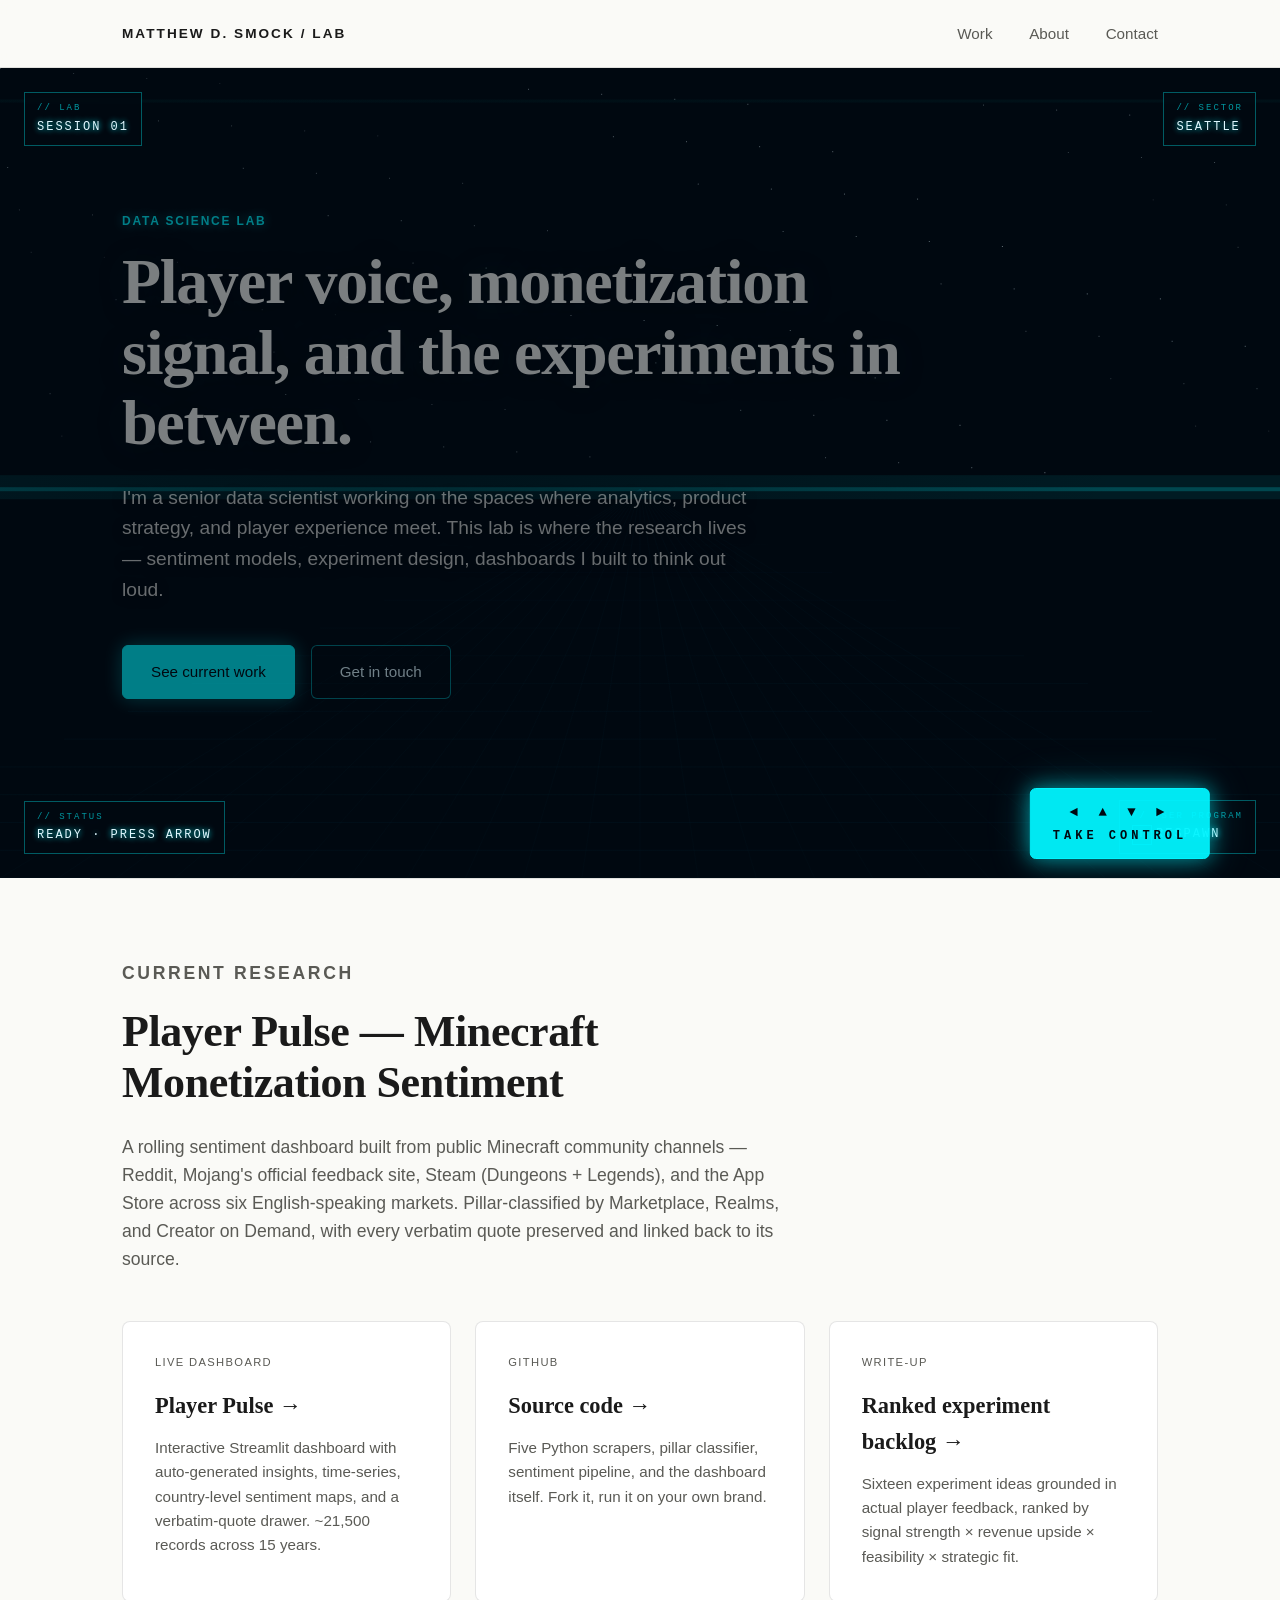
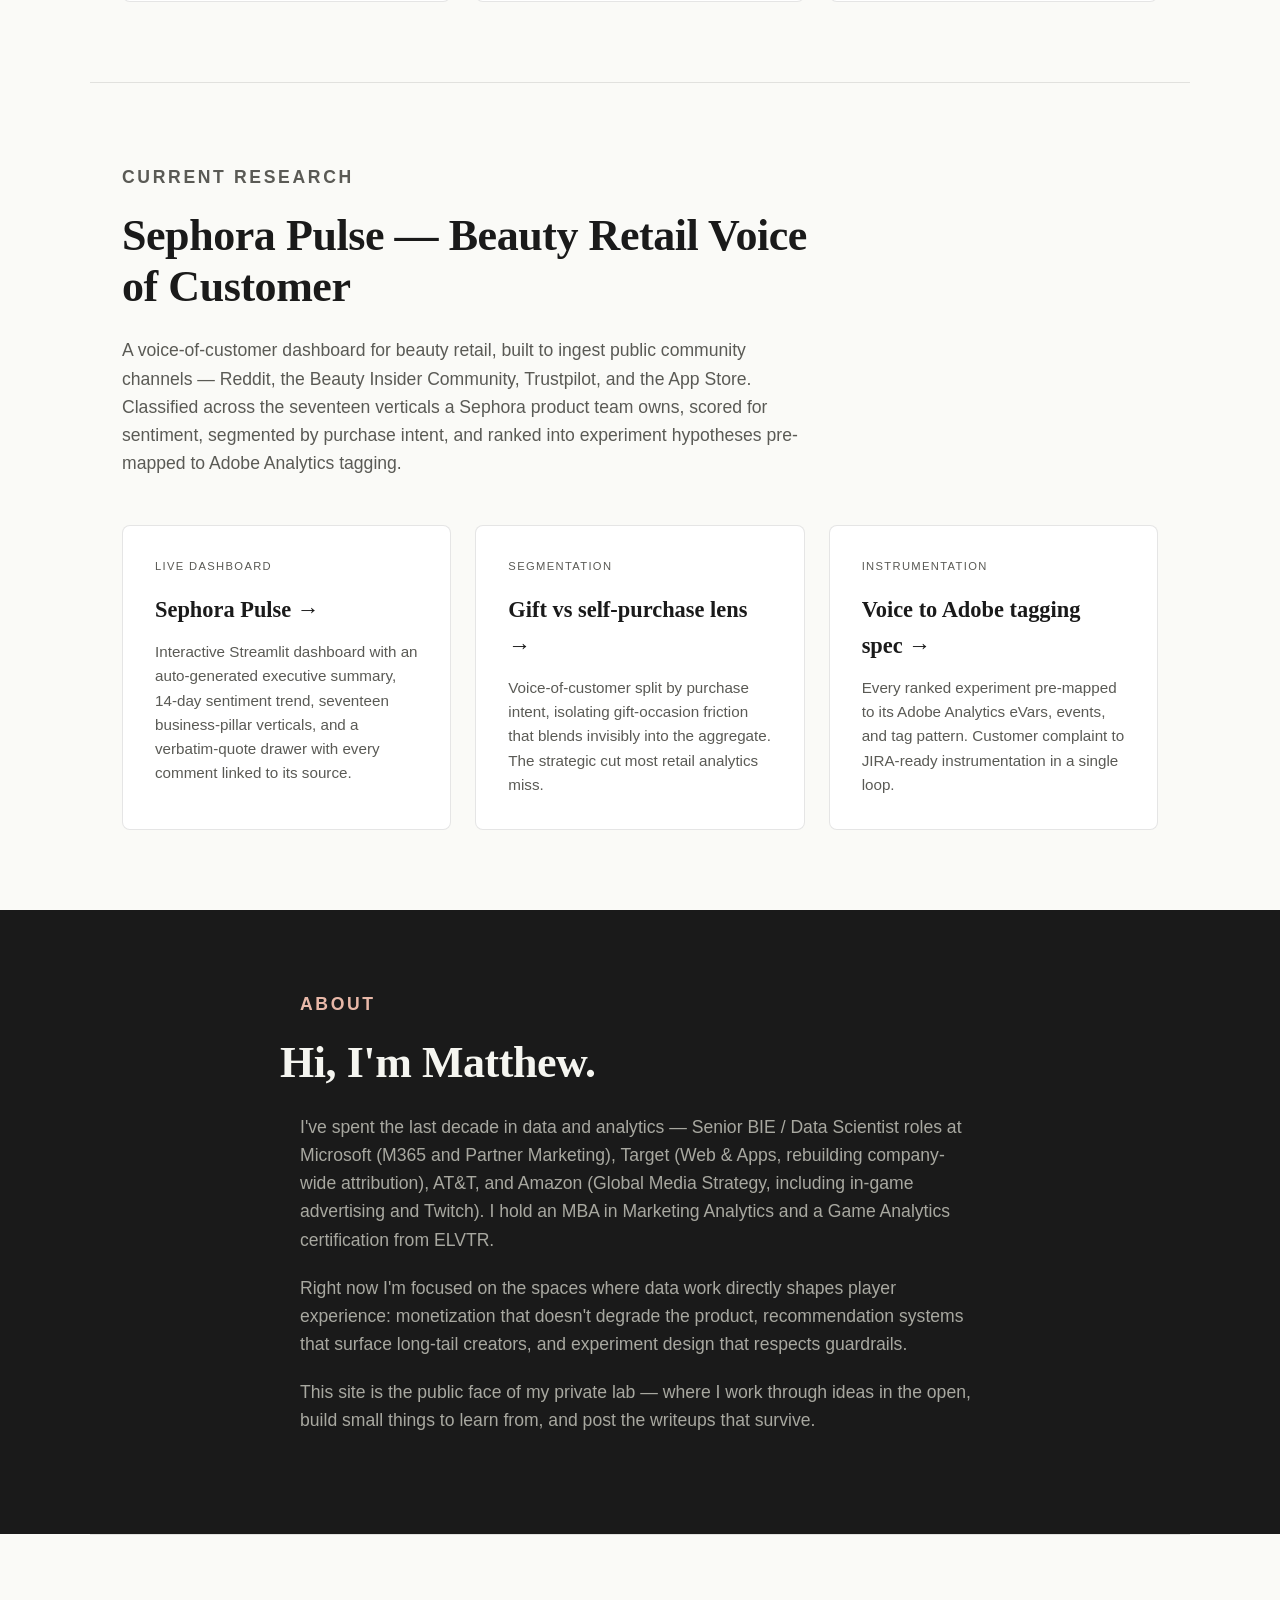
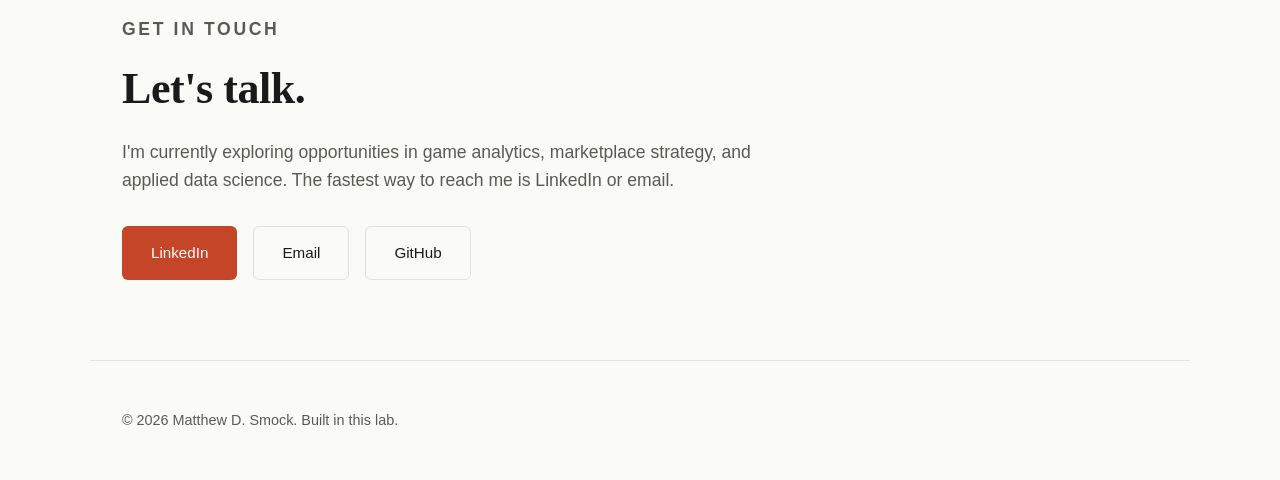
<file: landing-page/index.html>
<!DOCTYPE html>
<html lang="en">
<head>
    <meta charset="UTF-8">
    <meta name="viewport" content="width=device-width, initial-scale=1.0">
    <title>Matthew D. Smock — Data Science Lab</title>
    <meta name="description" content="Senior data scientist working on game monetization, player experience, and applied analytics. Public lab for sentiment models, experiment design, and the writeups that survive.">
    <meta property="og:title" content="Matthew D. Smock — Data Science Lab">
    <meta property="og:description" content="Senior data scientist working on game monetization, player experience, and applied analytics.">
    <meta property="og:type" content="website">
    <link rel="stylesheet" href="style.css">
    <style>
        /* Inline control hint that appears below the User bike spawn position.
           Styled to match the "See current work" primary CTA — glowing cyan,
           same shadow and hover behavior, so it reads as a sibling element. */
        .control-hint-inline {
            position: absolute;
            z-index: 4;
            transform: translateX(-50%);
            padding: 12px 22px;
            background: rgba(0, 245, 255, 0.95);
            color: #000810;
            font-family: 'Courier New', monospace;
            font-size: 12px;
            letter-spacing: 4px;
            text-transform: uppercase;
            border-radius: 6px;
            border: 1px solid #00f5ff;
            box-shadow: 0 0 20px rgba(0, 245, 255, 0.5), 0 0 40px rgba(0, 245, 255, 0.25);
            pointer-events: none;
            opacity: 0;
            transition: opacity 0.4s ease;
            white-space: nowrap;
            text-align: center;
            font-weight: 600;
        }
        .control-hint-inline.visible {
            opacity: 1;
            animation: control-hint-pulse 2.2s ease-in-out infinite;
        }
        .control-hint-inline .arrow-row {
            font-size: 14px;
            letter-spacing: 6px;
            display: block;
            margin-bottom: 3px;
        }
        @keyframes control-hint-pulse {
            0%, 100% { box-shadow: 0 0 20px rgba(0, 245, 255, 0.5), 0 0 40px rgba(0, 245, 255, 0.25); }
            50%      { box-shadow: 0 0 28px rgba(0, 245, 255, 0.7), 0 0 56px rgba(0, 245, 255, 0.4); }
        }

        /* HUD "TAKE CONTROL" button (bottom-right, when control mode is off) */
        .hud-block.hud-control-hint {
            position: absolute;
            bottom: 24px;
            right: 24px;
            cursor: pointer;
            pointer-events: auto;
            user-select: none;
            transition: background 0.2s, border-color 0.2s;
        }
        .hud-block.hud-control-hint:hover {
            background: rgba(0, 245, 255, 0.15) !important;
            border-color: #00f5ff !important;
        }
        .hud-block.hud-control-hint .keycap {
            display: inline-block;
            border: 1px solid rgba(0, 245, 255, 0.5);
            padding: 1px 5px;
            margin-right: 4px;
            font-size: 10px;
        }
        body.control-mode .hero-content {
            opacity: 0.5;
            transition: opacity 0.4s ease;
        }
        .control-overlay {
            position: absolute;
            top: 50%;
            left: 50%;
            transform: translate(-50%, -50%);
            text-align: center;
            color: #00f5ff;
            font-family: 'Courier New', monospace;
            font-size: 12px;
            letter-spacing: 4px;
            text-transform: uppercase;
            text-shadow: 0 0 10px #00f5ff;
            opacity: 0;
            pointer-events: none;
            transition: opacity 0.4s ease;
            z-index: 4;
        }
        .control-overlay.visible { opacity: 1; }
        .control-overlay .small {
            font-size: 9px;
            letter-spacing: 2px;
            opacity: 0.7;
            margin-top: 8px;
        }
    </style>
</head>
<body>
    <header>
        <nav>
            <div class="brand">MATTHEW D. SMOCK / LAB</div>
            <div class="nav-links">
                <a href="#work">Work</a>
                <a href="#about">About</a>
                <a href="#contact">Contact</a>
            </div>
        </nav>
    </header>

    <main>
        <section class="hero hero-tron">
            <canvas id="tron-canvas" aria-hidden="true"></canvas>
            <div class="hero-tron-hud" aria-hidden="true">
                <div class="hud-block hud-top-left">
                    <div class="hud-label">// LAB</div>
                    <div class="hud-value">SESSION 01</div>
                </div>
                <div class="hud-block hud-top-right">
                    <div class="hud-label">// SECTOR</div>
                    <div class="hud-value">SEATTLE</div>
                </div>
                <div class="hud-block hud-bottom-left">
                    <div class="hud-label">// STATUS</div>
                    <div class="hud-value" id="hud-status">LAB OPEN</div>
                </div>
                <div class="hud-block hud-control-hint" id="control-toggle" aria-label="Reset user program">
                    <div class="hud-label">// USER PROGRAM</div>
                    <div class="hud-value"><span class="keycap">T</span>RESPAWN</div>
                </div>
            </div>
            <div class="control-overlay" id="control-overlay">
                USER ON GRID
                <div class="small">◄ ▲ ► steer · ESC exit</div>
            </div>
            <div class="control-hint-inline" id="control-hint-inline">
                <span class="arrow-row">◄ ▲ ▼ ►</span>
                Take Control
            </div>
            <div class="hero-content">
                <p class="eyebrow">Data Science Lab</p>
                <h1>Player voice, monetization signal, and the experiments in between.</h1>
                <p class="lede">
                    I'm a senior data scientist working on the spaces where analytics, product strategy,
                    and player experience meet. This lab is where the research lives — sentiment models,
                    experiment design, dashboards I built to think out loud.
                </p>
                <div class="hero-cta">
                    <a class="btn btn-primary" href="#work">See current work</a>
                    <a class="btn btn-secondary" href="#contact">Get in touch</a>
                </div>
            </div>
        </section>

        <section id="work" class="section">
            <p class="eyebrow">Current research</p>
            <h2>Player Pulse — Minecraft Monetization Sentiment</h2>
            <p>
                A rolling sentiment dashboard built from public Minecraft community channels —
                Reddit, Mojang's official feedback site, Steam (Dungeons + Legends), and the
                App Store across six English-speaking markets. Pillar-classified by Marketplace,
                Realms, and Creator on Demand, with every verbatim quote preserved and linked
                back to its source.
            </p>
            <div class="card-grid">
                <a class="card" href="intro-formation.html">
                    <div class="card-tag">Live dashboard</div>
                    <h3>Player Pulse →</h3>
                    <p>
                        Interactive Streamlit dashboard with auto-generated insights, time-series,
                        country-level sentiment maps, and a verbatim-quote drawer. ~21,500 records
                        across 15 years.
                    </p>
                </a>
                <a class="card" href="https://github.com/MatthewDSmock/minecraft-player-pulse" target="_blank">
                    <div class="card-tag">GitHub</div>
                    <h3>Source code →</h3>
                    <p>
                        Five Python scrapers, pillar classifier, sentiment pipeline, and the dashboard
                        itself. Fork it, run it on your own brand.
                    </p>
                </a>
                <a class="card" href="https://github.com/MatthewDSmock/minecraft-player-pulse" target="_blank">
                    <div class="card-tag">Write-up</div>
                    <h3>Ranked experiment backlog →</h3>
                    <p>
                        Sixteen experiment ideas grounded in actual player feedback, ranked by
                        signal strength × revenue upside × feasibility × strategic fit.
                    </p>
                </a>
            </div>
        </section>

        <section class="section">
            <p class="eyebrow">Current research</p>
            <h2>Sephora Pulse — Beauty Retail Voice of Customer</h2>
            <p>
                A voice-of-customer dashboard for beauty retail, built to ingest public
                community channels — Reddit, the Beauty Insider Community, Trustpilot, and
                the App Store. Classified across the seventeen verticals a Sephora product
                team owns, scored for sentiment, segmented by purchase intent, and ranked
                into experiment hypotheses pre-mapped to Adobe Analytics tagging.
            </p>
            <div class="card-grid">
                <a class="card" href="https://sephora-pulse.streamlit.app" target="_blank">
                    <div class="card-tag">Live dashboard</div>
                    <h3>Sephora Pulse →</h3>
                    <p>
                        Interactive Streamlit dashboard with an auto-generated executive
                        summary, 14-day sentiment trend, seventeen business-pillar verticals,
                        and a verbatim-quote drawer with every comment linked to its source.
                    </p>
                </a>
                <a class="card" href="https://sephora-pulse.streamlit.app" target="_blank">
                    <div class="card-tag">Segmentation</div>
                    <h3>Gift vs self-purchase lens →</h3>
                    <p>
                        Voice-of-customer split by purchase intent, isolating gift-occasion
                        friction that blends invisibly into the aggregate. The strategic cut
                        most retail analytics miss.
                    </p>
                </a>
                <a class="card" href="https://sephora-pulse.streamlit.app" target="_blank">
                    <div class="card-tag">Instrumentation</div>
                    <h3>Voice to Adobe tagging spec →</h3>
                    <p>
                        Every ranked experiment pre-mapped to its Adobe Analytics eVars,
                        events, and tag pattern. Customer complaint to JIRA-ready
                        instrumentation in a single loop.
                    </p>
                </a>
            </div>
        </section>

        <section id="about" class="section section-dark">
            <p class="eyebrow">About</p>
            <h2>Hi, I'm Matthew.</h2>
            <p>
                I've spent the last decade in data and analytics — Senior BIE / Data Scientist
                roles at Microsoft (M365 and Partner Marketing), Target (Web &amp; Apps,
                rebuilding company-wide attribution), AT&amp;T, and Amazon (Global Media
                Strategy, including in-game advertising and Twitch). I hold an MBA in Marketing
                Analytics and a Game Analytics certification from ELVTR.
            </p>
            <p>
                Right now I'm focused on the spaces where data work directly shapes player
                experience: monetization that doesn't degrade the product, recommendation systems
                that surface long-tail creators, and experiment design that respects guardrails.
            </p>
            <p>
                This site is the public face of my private lab — where I work through ideas in
                the open, build small things to learn from, and post the writeups that survive.
            </p>
        </section>

        <section id="contact" class="section">
            <p class="eyebrow">Get in touch</p>
            <h2>Let's talk.</h2>
            <p>
                I'm currently exploring opportunities in game analytics, marketplace strategy,
                and applied data science. The fastest way to reach me is LinkedIn or email.
            </p>
            <div class="contact-links">
                <a class="btn btn-primary" href="https://www.linkedin.com/in/matthewdsmock/" target="_blank">LinkedIn</a>
                <a class="btn btn-secondary" href="mailto:matthewdsmock@gmail.com">Email</a>
                <a class="btn btn-secondary" href="https://github.com/MatthewDSmock" target="_blank">GitHub</a>
            </div>
        </section>
    </main>

    <footer>
        <p>&copy; 2026 Matthew D. Smock. Built in this lab.</p>
    </footer>

    <script>
    // ─── Tron Light Cycle Background ────────────────────────────────────────
    // Modern Tron: Legacy aesthetic. Canon color hierarchy:
    //   Cyan/Blue   — Users / loyal programs (player-controlled)
    //   Orange/Red  — Corrupted / antagonist programs
    //   Yellow      — Administrative programs (Clu-aligned mid-tier)
    //   Gold        — Top-tier authority (rare, dangerous)
    //   White       — ISOs / digitized purity (rare)
    //
    // Walls persist until the cycle dies — true Tron mechanic.
    // Press T to take control of a cyan User cycle. ESC exits.
    (function() {
        const canvas = document.getElementById('tron-canvas');
        if (!canvas) return;
        const ctx = canvas.getContext('2d');

        let W = 0, H = 0;
        function resize() {
            const rect = canvas.parentElement.getBoundingClientRect();
            W = rect.width;
            H = rect.height;
            canvas.width = W;
            canvas.height = H;
        }
        resize();
        window.addEventListener('resize', resize);

        const COLOR = {
            USER:     '#00f5ff',
            RED:      '#ff1a1a',  // pure red — distinct from orange
            ORANGE:   '#ff7a00',  // pure orange — Clu-aligned antagonist
            ADMIN:    '#ffd60a',  // yellow — administrative
            GOLD:     '#ffb800',  // gold — top authority (rare)
            ISO:      '#ffffff',  // white — ISO (rare)
        };
        const SPAWN_POOL = [
            COLOR.RED,    COLOR.RED,    COLOR.RED,
            COLOR.ORANGE, COLOR.ORANGE,
            COLOR.ADMIN,  COLOR.ADMIN,
            COLOR.GOLD,
            COLOR.ISO,
        ];
        const BG = '#000810';
        const GRID = 'rgba(0, 51, 68, 0.6)';
        const WHITE_GLOW = '#ffffff';

        function playfield() {
            return {
                top: 20,           // just below the nav bar margin — full hero playable
                bottom: H - 20,
                left: 40,
                right: W - 40,
            };
        }

        let t = 0;

        function drawGrid() {
            ctx.strokeStyle = GRID;
            ctx.lineWidth = 0.6;
            const horizon = H * 0.52;
            const rows = 14, cols = 22;
            const vp = { x: W / 2, y: H * 0.62 };
            for (let i = 0; i <= rows; i++) {
                const y = horizon + (H - horizon) * (i / rows);
                const fade = i / rows;
                ctx.globalAlpha = fade * 0.7 + 0.05;
                ctx.beginPath();
                const xl = vp.x - vp.x * fade * 1.4;
                const xr = vp.x + (W - vp.x) * fade * 1.4;
                ctx.moveTo(xl, y); ctx.lineTo(xr, y);
                ctx.stroke();
            }
            for (let j = -cols / 2; j <= cols / 2; j++) {
                ctx.globalAlpha = 0.35;
                ctx.beginPath();
                const xBot = W / 2 + j * (W / cols);
                ctx.moveTo(vp.x, horizon);
                ctx.lineTo(xBot, H);
                ctx.stroke();
            }
            ctx.globalAlpha = 1;
        }

        function drawHorizonGlow() {
            const hy = H * 0.52;
            ctx.globalAlpha = 0.20;
            ctx.fillStyle = COLOR.USER;
            ctx.fillRect(0, hy - 2, W, 4);
            ctx.globalAlpha = 0.08;
            ctx.fillRect(0, hy - 14, W, 24);
            ctx.globalAlpha = 1;
        }

        function drawStars() {
            for (let i = 0; i < 100; i++) {
                const sx = (i * 137.508 * 3) % W;
                const sy = (i * 97.3 * 2) % (H * 0.5);
                const br = 0.3 + 0.7 * Math.abs(Math.sin(t * 0.02 + i));
                ctx.globalAlpha = br * 0.5;
                ctx.fillStyle = '#e0f8ff';
                ctx.fillRect(sx, sy, 1, 1);
            }
            ctx.globalAlpha = 1;
        }

        function drawScanline() {
            const sy = (t * 1.5) % H;
            ctx.globalAlpha = 0.04;
            ctx.fillStyle = COLOR.USER;
            ctx.fillRect(0, sy, W, 3);
            ctx.globalAlpha = 1;
        }

        // Legacy-style light cycle
        function drawCycle(x, y, dir, color, scale = 1) {
            ctx.save();
            ctx.translate(x, y);
            ctx.rotate(dir);
            const s = scale;
            ctx.shadowColor = color;
            ctx.shadowBlur = 14;

            // Two large hubless wheels — drawn as outline rings with dark fill
            ctx.fillStyle = '#000810';
            ctx.strokeStyle = color;
            ctx.lineWidth = 2 * s;
            ctx.beginPath();
            ctx.arc(11 * s, 0, 6 * s, 0, Math.PI * 2);
            ctx.fill();
            ctx.stroke();
            ctx.lineWidth = 1 * s;
            ctx.globalAlpha = 0.6;
            ctx.beginPath();
            ctx.arc(11 * s, 0, 3 * s, 0, Math.PI * 2);
            ctx.stroke();
            ctx.globalAlpha = 1;
            ctx.lineWidth = 2 * s;
            ctx.beginPath();
            ctx.arc(-11 * s, 0, 6 * s, 0, Math.PI * 2);
            ctx.fill();
            ctx.stroke();
            ctx.lineWidth = 1 * s;
            ctx.globalAlpha = 0.6;
            ctx.beginPath();
            ctx.arc(-11 * s, 0, 3 * s, 0, Math.PI * 2);
            ctx.stroke();
            ctx.globalAlpha = 1;

            // Body — long low capsule, tapered nose, rider implied by hump
            ctx.fillStyle = color;
            ctx.globalAlpha = 0.9;
            ctx.beginPath();
            ctx.moveTo(15 * s, -1 * s);
            ctx.lineTo(13 * s, -3 * s);
            ctx.lineTo(5 * s, -4.5 * s);
            ctx.lineTo(-2 * s, -5 * s);
            ctx.lineTo(-9 * s, -3.5 * s);
            ctx.lineTo(-15 * s, -1 * s);
            ctx.lineTo(-15 * s, 1 * s);
            ctx.lineTo(15 * s, 1 * s);
            ctx.closePath();
            ctx.fill();
            ctx.globalAlpha = 1;

            // Lightribbon stripe
            ctx.fillStyle = WHITE_GLOW;
            ctx.shadowBlur = 8;
            ctx.globalAlpha = 0.85;
            ctx.fillRect(-13 * s, -3.2 * s, 22 * s, 0.8 * s);
            ctx.globalAlpha = 1;

            // Headlight
            ctx.fillStyle = WHITE_GLOW;
            ctx.shadowBlur = 22;
            ctx.beginPath();
            ctx.arc(16 * s, 0, 1.8 * s, 0, Math.PI * 2);
            ctx.fill();

            ctx.restore();
            ctx.shadowBlur = 0;
        }

        function distPointToSegment(px, py, ax, ay, bx, by) {
            const dx = bx - ax;
            const dy = by - ay;
            const lenSq = dx * dx + dy * dy;
            if (lenSq === 0) {
                const ex = px - ax;
                const ey = py - ay;
                return Math.sqrt(ex * ex + ey * ey);
            }
            let tParam = ((px - ax) * dx + (py - ay) * dy) / lenSq;
            tParam = Math.max(0, Math.min(1, tParam));
            const cx = ax + tParam * dx;
            const cy = ay + tParam * dy;
            const ex = px - cx;
            const ey = py - cy;
            return Math.sqrt(ex * ex + ey * ey);
        }

        // ─── EXPLOSION with dense filled core ─────────────────────────────
        class Explosion {
            constructor(x, y, color) {
                this.x = x;
                this.y = y;
                this.color = color;
                this.age = 0;
                this.maxAge = 32;
                this.coreSize = 22;
                this.arcs = [];
                const arcCount = 8;
                for (let i = 0; i < arcCount; i++) {
                    const baseAngle = (i / arcCount) * Math.PI * 2 + Math.random() * 0.5;
                    const points = [{ x: 0, y: 0 }];
                    let r = 0;
                    const segments = 5 + Math.floor(Math.random() * 3);
                    for (let j = 0; j < segments; j++) {
                        r += 10 + Math.random() * 7;
                        const wobble = (Math.random() - 0.5) * 0.7;
                        const a = baseAngle + wobble;
                        points.push({ x: Math.cos(a) * r, y: Math.sin(a) * r });
                    }
                    this.arcs.push(points);
                }
                this.sparks = [];
                for (let i = 0; i < 14; i++) {
                    const a = Math.random() * Math.PI * 2;
                    const v = 1.5 + Math.random() * 3;
                    this.sparks.push({
                        x: 0, y: 0,
                        vx: Math.cos(a) * v,
                        vy: Math.sin(a) * v - 0.5,
                        life: 1.0,
                    });
                }
            }
            alive() { return this.age < this.maxAge; }
            update() {
                this.age++;
                this.sparks.forEach(s => {
                    s.x += s.vx;
                    s.y += s.vy;
                    s.vy += 0.15;
                    s.vx *= 0.97;
                    s.life = Math.max(0, 1 - this.age / this.maxAge);
                });
            }
            draw() {
                const p = this.age / this.maxAge;
                ctx.save();
                ctx.translate(this.x, this.y);

                const coreLife = Math.max(0, 1 - p * 1.3);
                if (coreLife > 0) {
                    // Outer halo
                    const haloR = this.coreSize * 2.5;
                    const halo = ctx.createRadialGradient(0, 0, 0, 0, 0, haloR);
                    halo.addColorStop(0, `rgba(255, 255, 255, ${coreLife * 0.9})`);
                    halo.addColorStop(0.25, `rgba(0, 245, 255, ${coreLife * 0.7})`);
                    halo.addColorStop(0.6, `rgba(0, 245, 255, ${coreLife * 0.3})`);
                    halo.addColorStop(1, 'rgba(0, 245, 255, 0)');
                    ctx.fillStyle = halo;
                    ctx.beginPath();
                    ctx.arc(0, 0, haloR, 0, Math.PI * 2);
                    ctx.fill();

                    // Dense filled core — solid white-hot disc
                    const coreFlash = Math.max(0, 1 - p * 2.5);
                    if (coreFlash > 0) {
                        const r = this.coreSize * (0.7 + 0.3 * (1 - coreFlash));
                        ctx.globalAlpha = coreFlash;
                        const core = ctx.createRadialGradient(0, 0, 0, 0, 0, r);
                        core.addColorStop(0, '#ffffff');
                        core.addColorStop(0.5, '#b7f5ff');
                        core.addColorStop(0.85, '#00f5ff');
                        core.addColorStop(1, 'rgba(0, 245, 255, 0.4)');
                        ctx.fillStyle = core;
                        ctx.shadowColor = COLOR.USER;
                        ctx.shadowBlur = 30;
                        ctx.beginPath();
                        ctx.arc(0, 0, r, 0, Math.PI * 2);
                        ctx.fill();
                        ctx.globalAlpha = 1;
                        ctx.shadowBlur = 0;
                    }
                }

                const arcAlpha = Math.max(0, 1 - p * 1.5);
                if (arcAlpha > 0) {
                    ctx.strokeStyle = `rgba(0, 245, 255, ${arcAlpha})`;
                    ctx.shadowColor = COLOR.USER;
                    ctx.shadowBlur = 10;
                    ctx.lineWidth = 1.5;
                    const arcGrow = Math.min(1, p * 2);
                    this.arcs.forEach(arc => {
                        ctx.beginPath();
                        ctx.moveTo(0, 0);
                        for (let k = 1; k < arc.length; k++) {
                            const pt = arc[k];
                            ctx.lineTo(pt.x * arcGrow, pt.y * arcGrow);
                        }
                        ctx.stroke();
                    });
                    ctx.shadowBlur = 0;
                }

                ctx.fillStyle = '#e0f8ff';
                ctx.shadowColor = COLOR.USER;
                ctx.shadowBlur = 4;
                this.sparks.forEach(s => {
                    ctx.globalAlpha = s.life;
                    ctx.fillRect(s.x - 1, s.y - 1, 2, 2);
                });
                ctx.globalAlpha = 1;
                ctx.shadowBlur = 0;

                ctx.restore();
            }
        }

        class Spawn {
            constructor(x, y, color) {
                this.x = x;
                this.y = y;
                this.color = color;
                this.age = 0;
                this.maxAge = 18;
            }
            alive() { return this.age < this.maxAge; }
            update() { this.age++; }
            draw() {
                const p = this.age / this.maxAge;
                const contract = 1 - p;
                ctx.save();
                ctx.translate(this.x, this.y);
                ctx.strokeStyle = this.color;
                ctx.lineWidth = 1.2;
                ctx.shadowColor = this.color;
                ctx.shadowBlur = 8;
                ctx.globalAlpha = contract;
                const r = 25 * contract;
                ctx.beginPath();
                ctx.arc(0, 0, r, 0, Math.PI * 2);
                ctx.stroke();
                for (let i = 0; i < 6; i++) {
                    const a = (i / 6) * Math.PI * 2;
                    const x1 = Math.cos(a) * r;
                    const y1 = Math.sin(a) * r;
                    const x2 = Math.cos(a) * (r - 6);
                    const y2 = Math.sin(a) * (r - 6);
                    ctx.beginPath();
                    ctx.moveTo(x1, y1);
                    ctx.lineTo(x2, y2);
                    ctx.stroke();
                }
                ctx.globalAlpha = 1;
                ctx.shadowBlur = 0;
                ctx.restore();
            }
        }

        class LightCycle {
            constructor(x, y, dir, color, speed, isUser = false) {
                this.x = x;
                this.y = y;
                this.dir = dir;
                this.color = color;
                this.speed = speed;
                this.trail = [{ x, y }];
                this.turnTimer = Math.floor(Math.random() * 80 + 40);
                this.alive = true;
                this.spawnGrace = 30;
                this.isUser = isUser;
                // User cycle waits in place until first arrow press
                this.waiting = isUser;
            }

            update(allCycles) {
                if (!this.alive) return null;

                // Waiting state — user cycle sits in place, doesn't move or accrue trail
                if (this.waiting) return null;

                this.x += Math.cos(this.dir) * this.speed;
                this.y += Math.sin(this.dir) * this.speed;
                this.trail.push({ x: this.x, y: this.y });

                if (!this.isUser) {
                    this.turnTimer--;
                    if (this.turnTimer <= 0) {
                        this.dir += (Math.random() < 0.5 ? 1 : -1) * Math.PI / 2;
                        this.turnTimer = Math.floor(Math.random() * 80 + 40);
                    }
                }

                const pf = playfield();
                if (this.x < pf.left || this.x > pf.right ||
                    this.y < pf.top  || this.y > pf.bottom) {
                    this.alive = false;
                    return { x: this.x, y: this.y, color: this.color };
                }

                if (this.spawnGrace > 0) { this.spawnGrace--; return null; }

                const collisionRadius = 5;
                for (const c of allCycles) {
                    const tr = c.trail;
                    const skipRecent = (c === this) ? 6 : 0;
                    const end = tr.length - 1 - skipRecent;
                    for (let i = 1; i <= end; i++) {
                        const a = tr[i - 1];
                        const b = tr[i];
                        const d = distPointToSegment(this.x, this.y, a.x, a.y, b.x, b.y);
                        if (d < collisionRadius) {
                            this.alive = false;
                            return { x: this.x, y: this.y, color: this.color };
                        }
                    }
                }
                return null;
            }

            drawTrail() {
                if (this.trail.length < 2) return;
                ctx.strokeStyle = this.color;
                ctx.shadowColor = this.color;
                ctx.shadowBlur = 6;
                ctx.lineWidth = 2;
                ctx.beginPath();
                ctx.moveTo(this.trail[0].x, this.trail[0].y);
                for (let i = 1; i < this.trail.length; i++) {
                    ctx.lineTo(this.trail[i].x, this.trail[i].y);
                }
                ctx.stroke();
                ctx.shadowBlur = 0;
            }

            drawBike() {
                if (!this.alive) return;
                drawCycle(this.x, this.y, this.dir, this.color);
            }
        }

        const TARGET_CYCLES = 7;
        const cycles = [];
        const explosions = [];
        const spawns = [];
        let userCycle = null;
        let controlMode = false;

        function randomSpawnPosition() {
            const pf = playfield();
            const edge = Math.floor(Math.random() * 4);
            switch (edge) {
                case 0: return { x: pf.left + Math.random() * (pf.right - pf.left), y: pf.top + 5,  dir:  Math.PI / 2 };
                case 1: return { x: pf.right - 5, y: pf.top + Math.random() * (pf.bottom - pf.top), dir:  Math.PI };
                case 2: return { x: pf.left + Math.random() * (pf.right - pf.left), y: pf.bottom - 5, dir: -Math.PI / 2 };
                case 3: return { x: pf.left + 5, y: pf.top + Math.random() * (pf.bottom - pf.top), dir:  0 };
            }
        }

        function spawnAICycle() {
            const pos = randomSpawnPosition();
            const color = SPAWN_POOL[Math.floor(Math.random() * SPAWN_POOL.length)];
            const speed = 1.8 + Math.random() * 1.0;
            const cycle = new LightCycle(pos.x, pos.y, pos.dir, color, speed, false);
            cycles.push(cycle);
            spawns.push(new Spawn(pos.x, pos.y, color));
        }

        function spawnUserCycle() {
            const pf = playfield();
            // Bottom-right corner of the visible hero — away from headline text on the left.
            // Uses fixed offsets from the right and bottom edges rather than playfield
            // percentages, so the visual spawn location stays constant even if the
            // playfield bounds change.
            const x = pf.right - 120;
            const y = pf.bottom - 100;
            userCycle = new LightCycle(x, y, 0, COLOR.USER, 2.4, true);
            userCycle.spawnGrace = 60;
            cycles.push(userCycle);
            spawns.push(new Spawn(x, y, COLOR.USER));
            positionControlHint(x, y);
        }

        function initCycles() {
            cycles.length = 0;
            explosions.length = 0;
            spawns.length = 0;
            userCycle = null;
            for (let i = 0; i < TARGET_CYCLES; i++) {
                setTimeout(spawnAICycle, i * 200);
            }
            // After the AI cycles finish initializing (~1.4s), the User cycle
            // materializes in the bottom-right. The page narrative becomes:
            // "AI programs initialize, then YOU arrive on the grid."
            setTimeout(() => {
                if (!controlMode) enterControl();
            }, 1500);
        }
        initCycles();
        window.addEventListener('resize', initCycles);

        const overlay = document.getElementById('control-overlay');
        const statusEl = document.getElementById('hud-status');
        const toggleEl = document.getElementById('control-toggle');
        const hintInline = document.getElementById('control-hint-inline');

        // Track how many times the user has crashed — after a couple, suppress
        // the inline call-to-action because they've clearly learned the controls
        let crashCount = 0;

        function positionControlHint(bikeX, bikeY) {
            if (!hintInline) return;
            hintInline.style.left = bikeX + 'px';
            hintInline.style.top = (bikeY + 30) + 'px';
            // Only show the glowing hint for the first few spawns — after that
            // the user knows the controls and a flashing button gets annoying
            if (crashCount < 2) {
                hintInline.classList.add('visible');
            }
        }
        function hideControlHint() {
            if (!hintInline) return;
            hintInline.classList.remove('visible');
        }

        function enterControl() {
            if (controlMode) return;
            controlMode = true;
            document.body.classList.add('control-mode');
            if (statusEl) statusEl.textContent = 'READY · PRESS ARROW';
            spawnUserCycle();
        }
        function exitControl() {
            if (!controlMode) return;
            controlMode = false;
            document.body.classList.remove('control-mode');
            overlay.classList.remove('visible');
            hideControlHint();
            if (statusEl) statusEl.textContent = 'LAB OPEN';
            if (userCycle && userCycle.alive) {
                explosions.push(new Explosion(userCycle.x, userCycle.y, userCycle.color));
                userCycle.alive = false;
            }
            userCycle = null;
        }

        // HUD block — clicking it is now a soft "respawn user" rather than an
        // entry point, since the user is already on the grid. Click to bail.
        toggleEl.addEventListener('click', () => {
            if (controlMode) {
                exitControl();
                // Respawn after a brief beat so the lab always has a User on grid
                setTimeout(() => { if (!controlMode) enterControl(); }, 800);
            } else {
                enterControl();
            }
        });

        // Inline hint is also clickable as a fallback for users who don't
        // want to use the keyboard — clicking it auto-kicks the bike rightward
        if (hintInline) {
            hintInline.style.pointerEvents = 'auto';
            hintInline.style.cursor = 'pointer';
            hintInline.addEventListener('click', () => {
                if (!controlMode) enterControl();
                if (userCycle && userCycle.waiting) {
                    userCycle.waiting = false;
                    userCycle.dir = 0;  // start moving right
                    hideControlHint();
                }
            });
        }

        document.addEventListener('keydown', (e) => {
            if (e.target.tagName === 'INPUT' || e.target.tagName === 'TEXTAREA') return;

            if (e.key === 't' || e.key === 'T') {
                e.preventDefault();
                // Respawn the user — kill current bike (if alive) and create a fresh
                // waiting bike at the spawn position.
                if (userCycle && userCycle.alive) {
                    explosions.push(new Explosion(userCycle.x, userCycle.y, userCycle.color));
                    userCycle.alive = false;
                    crashCount++;
                    // The death loop will auto-respawn after the standard 1.4s delay
                } else if (!controlMode) {
                    enterControl();
                }
                return;
            }
            if (e.key === 'Escape') {
                if (controlMode) { e.preventDefault(); exitControl(); }
                return;
            }
            if (!controlMode || !userCycle || !userCycle.alive) return;

            // First arrow press kicks the user cycle out of waiting state
            // and sets its initial heading. Subsequent presses turn it.
            let arrowDir = null;
            switch (e.key) {
                case 'ArrowUp':    arrowDir = -Math.PI / 2; break;
                case 'ArrowDown':  arrowDir =  Math.PI / 2; break;
                case 'ArrowLeft':  arrowDir =  Math.PI;     break;
                case 'ArrowRight': arrowDir =  0;           break;
            }
            if (arrowDir === null) return;
            e.preventDefault();

            if (userCycle.waiting) {
                userCycle.waiting = false;
                userCycle.dir = arrowDir;
                hideControlHint();
                if (statusEl) statusEl.textContent = 'USER ON GRID';
            } else {
                // Standard turn — only change direction if it's actually different
                if (Math.abs(userCycle.dir - arrowDir) > 0.1) {
                    userCycle.dir = arrowDir;
                }
            }
        });

        let isVisible = true;
        const io = new IntersectionObserver((entries) => {
            isVisible = entries[0].isIntersecting;
        });
        io.observe(canvas);

        function frame() {
            if (isVisible) {
                ctx.fillStyle = BG;
                ctx.fillRect(0, 0, W, H);
                drawStars();
                drawGrid();
                drawHorizonGlow();

                cycles.forEach(c => c.drawTrail());

                for (const c of cycles) {
                    const death = c.update(cycles);
                    if (death) explosions.push(new Explosion(death.x, death.y, death.color));
                }

                let aiDeadCount = 0;
                for (let i = cycles.length - 1; i >= 0; i--) {
                    if (!cycles[i].alive) {
                        const wasUser = cycles[i].isUser;
                        if (wasUser) {
                            crashCount++;
                            if (statusEl) statusEl.textContent = 'DEREZZED';
                            // Auto-respawn so a User cycle is always on the grid.
                            // The fresh bike is in waiting state until the user
                            // presses an arrow again.
                            setTimeout(() => {
                                if (controlMode) {
                                    spawnUserCycle();
                                    if (statusEl) statusEl.textContent = 'READY · PRESS ARROW';
                                }
                            }, 1400);
                            userCycle = null;
                        } else {
                            aiDeadCount++;
                        }
                        cycles.splice(i, 1);
                    }
                }
                for (let i = 0; i < aiDeadCount; i++) {
                    setTimeout(spawnAICycle, 700 + Math.random() * 700);
                }

                cycles.forEach(c => c.drawBike());

                for (let i = explosions.length - 1; i >= 0; i--) {
                    explosions[i].update();
                    explosions[i].draw();
                    if (!explosions[i].alive()) explosions.splice(i, 1);
                }
                for (let i = spawns.length - 1; i >= 0; i--) {
                    spawns[i].update();
                    spawns[i].draw();
                    if (!spawns[i].alive()) spawns.splice(i, 1);
                }

                drawScanline();
                t++;
            }
            requestAnimationFrame(frame);
        }
        frame();
    })();
    </script>
</body>
</html>
</file>
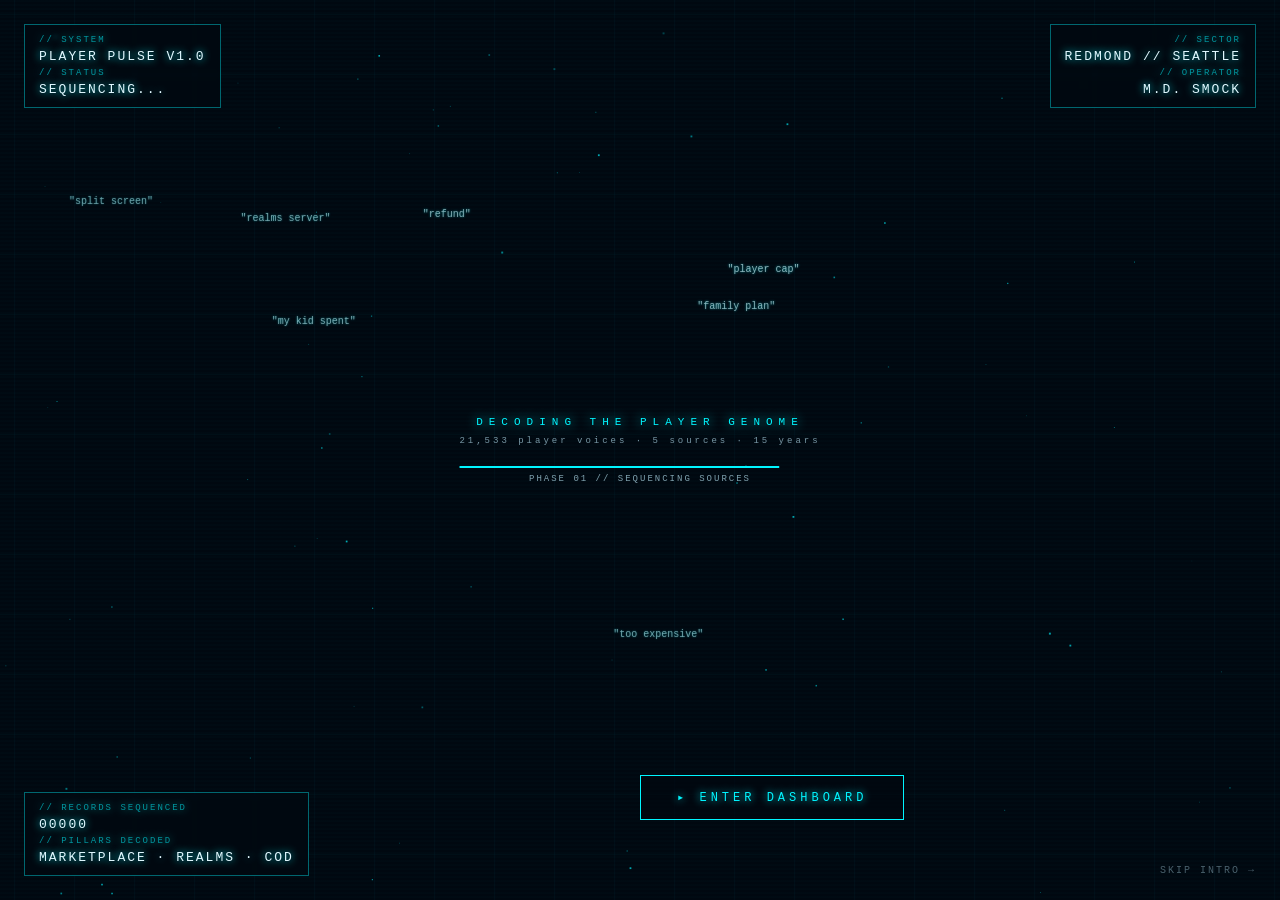
<file: landing-page/intro-formation.html>
<!DOCTYPE html>
<html lang="en">
<head>
    <meta charset="UTF-8">
    <meta name="viewport" content="width=device-width, initial-scale=1.0">
    <title>Initializing Player Pulse — Formation</title>
    <meta name="description" content="Decoding the Minecraft player genome — player voices assembling.">
    <style>
        * { margin: 0; padding: 0; box-sizing: border-box; }

        html, body {
            background: #000810;
            color: #b7e4f4;
            font-family: 'Courier New', 'Monaco', monospace;
            height: 100%;
            overflow: hidden;
        }

        #helix-canvas {
            display: block;
            position: fixed;
            top: 0;
            left: 0;
            width: 100vw;
            height: 100vh;
        }

        .hud {
            position: fixed;
            color: #00f5ff;
            text-transform: uppercase;
            font-size: 11px;
            letter-spacing: 2px;
            pointer-events: none;
            text-shadow: 0 0 8px #00f5ff;
            z-index: 10;
            opacity: 0;
            animation: hud-fade-in 0.8s ease-out 2.5s forwards;
        }

        .hud-top-left { top: 24px; left: 24px; }
        .hud-top-right { top: 24px; right: 24px; text-align: right; }
        .hud-bottom-left { bottom: 24px; left: 24px; }

        .hud-box {
            border: 1px solid rgba(0, 245, 255, 0.4);
            padding: 10px 14px;
            background: rgba(0, 8, 16, 0.4);
            backdrop-filter: blur(2px);
        }

        .hud-box div { margin-bottom: 4px; }
        .hud-box div:last-child { margin-bottom: 0; }
        .hud-box .label { opacity: 0.6; font-size: 9px; }
        .hud-box .value { color: #e0f8ff; font-size: 13px; }

        .center-overlay {
            position: fixed;
            top: 50%;
            left: 50%;
            transform: translate(-50%, -50%);
            text-align: center;
            z-index: 20;
            pointer-events: none;
        }

        .title-line {
            font-size: 11px;
            letter-spacing: 6px;
            color: #00f5ff;
            text-transform: uppercase;
            opacity: 0;
            animation: fade-in 1s ease-out 3.5s forwards;
            text-shadow: 0 0 12px #00f5ff;
        }

        .subtitle-line {
            font-size: 9px;
            letter-spacing: 3px;
            color: rgba(183, 228, 244, 0.65);
            margin-top: 8px;
            opacity: 0;
            animation: fade-in 1s ease-out 4s forwards;
        }

        .progress-track {
            width: 320px;
            height: 2px;
            background: rgba(0, 245, 255, 0.15);
            margin-top: 20px;
            position: relative;
            overflow: hidden;
            opacity: 0;
            animation: fade-in 0.6s ease-out 3.8s forwards;
        }

        .progress-fill {
            position: absolute;
            top: 0;
            left: 0;
            height: 100%;
            background: #00f5ff;
            box-shadow: 0 0 10px #00f5ff;
            width: 0%;
            animation: progress 3.5s ease-out 3.8s forwards;
        }

        .progress-label {
            font-size: 9px;
            letter-spacing: 2px;
            color: rgba(183, 228, 244, 0.7);
            margin-top: 6px;
            text-transform: uppercase;
            opacity: 0;
            animation: fade-in 0.6s ease-out 4s forwards;
        }

        .enter-button {
            position: fixed;
            bottom: 80px;
            left: 50%;
            transform: translateX(-50%);
            padding: 14px 36px;
            background: rgba(0, 8, 16, 0.6);
            border: 1px solid #00f5ff;
            color: #00f5ff;
            font-family: 'Courier New', monospace;
            font-size: 12px;
            letter-spacing: 4px;
            text-transform: uppercase;
            text-decoration: none;
            cursor: pointer;
            opacity: 0;
            animation: fade-in 0.8s ease-out 7.5s forwards;
            transition: background 0.2s, box-shadow 0.2s, color 0.2s;
            text-shadow: 0 0 8px #00f5ff;
            z-index: 30;
        }

        .enter-button:hover {
            background: #00f5ff;
            color: #000810;
            box-shadow: 0 0 20px #00f5ff, 0 0 40px rgba(0, 245, 255, 0.4);
            text-shadow: none;
        }

        .skip-link {
            position: fixed;
            bottom: 24px;
            right: 24px;
            color: rgba(183, 228, 244, 0.4);
            font-size: 10px;
            letter-spacing: 2px;
            text-decoration: none;
            text-transform: uppercase;
            z-index: 30;
            transition: color 0.2s;
        }

        .skip-link:hover { color: #00f5ff; }

        .scanlines {
            position: fixed;
            top: 0;
            left: 0;
            width: 100vw;
            height: 100vh;
            background: repeating-linear-gradient(
                0deg,
                rgba(0, 245, 255, 0) 0px,
                rgba(0, 245, 255, 0) 2px,
                rgba(0, 245, 255, 0.025) 3px,
                rgba(0, 245, 255, 0) 4px
            );
            pointer-events: none;
            z-index: 5;
        }

        @keyframes hud-fade-in { from { opacity: 0; } to { opacity: 1; } }
        @keyframes fade-in {
            from { opacity: 0; transform: translateY(8px); }
            to { opacity: 1; transform: translateY(0); }
        }
        @keyframes progress { from { width: 0%; } to { width: 100%; } }
        @media (max-width: 600px) {
            .progress-track { width: 240px; }
            .hud { font-size: 9px; letter-spacing: 1px; }
        }
    </style>
</head>
<body>
    <canvas id="helix-canvas"></canvas>
    <div class="scanlines"></div>

    <div class="hud hud-top-left">
        <div class="hud-box">
            <div class="label">// SYSTEM</div>
            <div class="value">PLAYER PULSE v1.0</div>
            <div class="label">// STATUS</div>
            <div class="value" id="status">SEQUENCING...</div>
        </div>
    </div>

    <div class="hud hud-top-right">
        <div class="hud-box">
            <div class="label">// SECTOR</div>
            <div class="value">REDMOND // SEATTLE</div>
            <div class="label">// OPERATOR</div>
            <div class="value">M.D. SMOCK</div>
        </div>
    </div>

    <div class="hud hud-bottom-left">
        <div class="hud-box">
            <div class="label">// RECORDS SEQUENCED</div>
            <div class="value" id="rec-count">00000</div>
            <div class="label">// PILLARS DECODED</div>
            <div class="value">MARKETPLACE · REALMS · CoD</div>
        </div>
    </div>

    <div class="center-overlay">
        <div class="title-line">DECODING THE PLAYER GENOME</div>
        <div class="subtitle-line">21,533 player voices · 5 sources · 15 years</div>
        <div class="progress-track">
            <div class="progress-fill"></div>
        </div>
        <div class="progress-label" id="phase">Phase 01 // sequencing sources</div>
    </div>

    <a class="enter-button" href="https://minecraft-player-pulse.streamlit.app">
        ▸ Enter Dashboard
    </a>

    <a class="skip-link" href="https://minecraft-player-pulse.streamlit.app">Skip intro →</a>

    <script>
    // ─── DNA Helix FORMATION variant ────────────────────────────────────────
    // Player-voice fragments start scattered across the screen edges, then
    // swarm inward and snap into position on the rotating double helix.
    // Once formation completes (~3 seconds), it behaves like the steady-state
    // helix in intro.html.
    //
    // Phases:
    //   0.0s - 0.5s    fragments appear scattered at the edges
    //   0.5s - 3.5s    fragments tween toward target positions on the strands
    //   2.5s+          helix lines and rungs draw in progressively
    //   3.5s+          steady-state rotation, formation complete
    const canvas = document.getElementById('helix-canvas');
    const ctx = canvas.getContext('2d');

    let W = window.innerWidth;
    let H = window.innerHeight;
    canvas.width = W;
    canvas.height = H;

    window.addEventListener('resize', () => {
        W = window.innerWidth;
        H = window.innerHeight;
        canvas.width = W;
        canvas.height = H;
    });

    const CYAN = '#00f5ff';
    const WHITE = '#e0f8ff';
    const BG = '#000810';

    const STRAND_TEXT = [
        '"player cap"', '"family plan"', '"refund"', '"my kid spent"',
        '"realms server"', '"too expensive"', '"split screen"', '"minecoin"',
        '"auto renew"', '"skin pack"', '"hero pass"', '"no reviews"',
        '"in-app purchase"', '"stolen content"', '"creator program"',
        '"adventure map"', '"branded content"', '"world template"',
        '"friend code"', '"texture pack"', '"cross platform"', '"season pass"',
        '"DLC"', '"microtransaction"', '"parental controls"', '"bluey"',
        '"plagiarized"', '"buyer\'s remorse"', '"cancel subscription"',
    ];

    // ─── BACKGROUND ─────────────────────────────────────────────────────────
    function drawGrid(t) {
        ctx.strokeStyle = 'rgba(0, 51, 68, 0.4)';
        ctx.lineWidth = 0.5;
        const spacing = 60;
        const offset = (t * 0.3) % spacing;
        for (let x = -spacing + offset; x < W; x += spacing) {
            ctx.beginPath();
            ctx.moveTo(x, 0); ctx.lineTo(x, H);
            ctx.stroke();
        }
        for (let y = -spacing + offset; y < H; y += spacing) {
            ctx.beginPath();
            ctx.moveTo(0, y); ctx.lineTo(W, y);
            ctx.stroke();
        }
    }

    const particles = [];
    for (let i = 0; i < 80; i++) {
        particles.push({
            x: Math.random() * W,
            y: Math.random() * H,
            vx: (Math.random() - 0.5) * 0.3,
            vy: (Math.random() - 0.5) * 0.3,
            size: Math.random() * 1.5 + 0.5,
            opacity: Math.random() * 0.5 + 0.2,
        });
    }
    function drawParticles() {
        ctx.fillStyle = CYAN;
        particles.forEach(p => {
            p.x += p.vx; p.y += p.vy;
            if (p.x < 0) p.x = W; if (p.x > W) p.x = 0;
            if (p.y < 0) p.y = H; if (p.y > H) p.y = 0;
            ctx.globalAlpha = p.opacity;
            ctx.fillRect(p.x, p.y, p.size, p.size);
        });
        ctx.globalAlpha = 1;
    }

    // ─── HELIX GEOMETRY ─────────────────────────────────────────────────────
    function helixPoint(strand, i, totalSteps, t) {
        const centerX = W / 2;
        const topY = H * 0.15;
        const bottomY = H * 0.85;
        const helixHeight = bottomY - topY;
        const radius = Math.min(W, H) * 0.10;
        const omega = 0.018;
        const rotSpeed = 0.012;
        const stepHeight = helixHeight / totalSteps;
        const y = topY + i * stepHeight;
        const phaseBase = i * stepHeight * omega + t * rotSpeed;
        const phase = strand === 'A' ? phaseBase : phaseBase + Math.PI;
        const cos = Math.cos(phase);
        const sin = Math.sin(phase);
        return {
            x: centerX + radius * cos,
            y: y,
            z: sin,
            phase,
        };
    }

    // ─── SWARMING TEXT FRAGMENTS ────────────────────────────────────────────
    // Each fragment has a random source position (off-screen edge) and a
    // target position on the helix. We tween source → target over 0.5–3.5s,
    // with a small per-fragment delay so they don't all arrive at once.
    const FRAGMENT_COUNT = 24;
    const FORMATION_START = 500;    // ms after page load
    const FORMATION_END = 3500;     // ms — last fragment locks in by this time
    const fragments = [];

    function buildFragments() {
        const stepCount = 80;
        for (let i = 0; i < FRAGMENT_COUNT; i++) {
            const strand = (i % 2 === 0) ? 'A' : 'B';
            // Distribute fragments evenly along the strand
            const stepIdx = Math.floor((i / FRAGMENT_COUNT) * stepCount);
            // Random off-screen start position
            const edge = Math.floor(Math.random() * 4);
            let sx, sy;
            switch (edge) {
                case 0: sx = Math.random() * W;     sy = -50; break;
                case 1: sx = W + 200;               sy = Math.random() * H; break;
                case 2: sx = Math.random() * W;     sy = H + 50; break;
                case 3: sx = -200;                  sy = Math.random() * H; break;
            }
            fragments.push({
                strand,
                stepIdx,
                totalSteps: stepCount,
                sourceX: sx,
                sourceY: sy,
                text: STRAND_TEXT[i % STRAND_TEXT.length],
                // Each fragment gets a slight delay so they ripple in
                delay: FORMATION_START + (i / FRAGMENT_COUNT) * (FORMATION_END - FORMATION_START) * 0.6,
                duration: 1400,  // ms of travel
                locked: false,
            });
        }
    }
    buildFragments();

    function easeOutCubic(p) { return 1 - Math.pow(1 - p, 3); }

    // ─── FULL-FORMED HELIX (drawn after formation completes, intensity fades in) ──
    function drawHelixLines(t, intensity) {
        if (intensity <= 0) return;
        const steps = 80;
        const points = { A: [], B: [] };
        for (let i = 0; i <= steps; i++) {
            points.A.push(helixPoint('A', i, steps, t));
            points.B.push(helixPoint('B', i, steps, t));
        }
        const rungs = [];
        for (let i = 0; i < points.A.length; i += 2) {
            const a = points.A[i];
            const b = points.B[i];
            rungs.push({ a, b, avgZ: (a.z + b.z) / 2 });
        }
        rungs.sort((p, q) => p.avgZ - q.avgZ);
        rungs.forEach(({ a, b, avgZ }) => {
            const depth = (avgZ + 1) / 2;
            const alpha = (0.15 + depth * 0.6) * intensity;
            ctx.strokeStyle = `rgba(0, 245, 255, ${alpha})`;
            ctx.lineWidth = 0.6 + depth * 1.2;
            ctx.shadowColor = CYAN;
            ctx.shadowBlur = depth * 6 * intensity;
            ctx.beginPath();
            ctx.moveTo(a.x, a.y);
            ctx.lineTo(b.x, b.y);
            ctx.stroke();
        });
        ctx.shadowBlur = 0;
        function drawStrand(arr) {
            for (let i = 1; i < arr.length; i++) {
                const p0 = arr[i - 1];
                const p1 = arr[i];
                const depth = ((p0.z + p1.z) / 2 + 1) / 2;
                const alpha = (0.25 + depth * 0.75) * intensity;
                ctx.strokeStyle = `rgba(0, 245, 255, ${alpha})`;
                ctx.lineWidth = 1 + depth * 2.5;
                ctx.shadowColor = CYAN;
                ctx.shadowBlur = depth * 10 * intensity;
                ctx.beginPath();
                ctx.moveTo(p0.x, p0.y);
                ctx.lineTo(p1.x, p1.y);
                ctx.stroke();
            }
            ctx.shadowBlur = 0;
        }
        drawStrand(points.A);
        drawStrand(points.B);
        // Nodes
        function drawNodes(arr) {
            arr.forEach((p, idx) => {
                if (idx % 4 !== 0) return;
                const depth = (p.z + 1) / 2;
                const alpha = (0.4 + depth * 0.6) * intensity;
                const size = 1.5 + depth * 3;
                ctx.fillStyle = `rgba(224, 248, 255, ${alpha})`;
                ctx.shadowColor = CYAN;
                ctx.shadowBlur = depth * 8 * intensity;
                ctx.beginPath();
                ctx.arc(p.x, p.y, size, 0, Math.PI * 2);
                ctx.fill();
            });
            ctx.shadowBlur = 0;
        }
        drawNodes(points.A);
        drawNodes(points.B);
    }

    // ─── DRAW FRAGMENTS ───────────────────────────────────────────────────
    function drawFragments(t, elapsedMs) {
        ctx.font = '10px "Courier New", monospace';
        ctx.textBaseline = 'middle';
        ctx.shadowColor = CYAN;

        fragments.forEach(f => {
            const tAfterDelay = elapsedMs - f.delay;
            let progress;
            if (tAfterDelay < 0) {
                // Not started yet
                return;
            } else if (tAfterDelay < f.duration) {
                progress = tAfterDelay / f.duration;
            } else {
                progress = 1;
                f.locked = true;
            }

            const eased = easeOutCubic(progress);
            const target = helixPoint(f.strand, f.stepIdx, f.totalSteps, t);

            const x = f.sourceX + (target.x - f.sourceX) * eased;
            const y = f.sourceY + (target.y - f.sourceY) * eased;

            const depth = (target.z + 1) / 2;
            // Locked fragments behave like the steady-state helix labels
            // (only render when forward-facing).
            // In-flight fragments always render.
            if (f.locked && target.z <= 0.4) return;

            // Glow intensity ramps up as fragments arrive
            const glow = 0.3 + 0.7 * progress;
            ctx.shadowBlur = 4 * glow;
            ctx.fillStyle = f.locked
                ? `rgba(224, 248, 255, ${0.5 + depth * 0.4})`
                : `rgba(224, 248, 255, ${0.4 + progress * 0.5})`;

            // Side-of-strand: A-strand labels to the right, B-strand to the left
            if (f.strand === 'A') {
                ctx.textAlign = 'left';
                ctx.fillText(f.text, x + 10, y);
            } else {
                ctx.textAlign = 'right';
                ctx.fillText(f.text, x - 10, y);
            }
        });

        ctx.shadowBlur = 0;
    }

    // ─── HUD COUNTER ─────────────────────────────────────────────────────
    const TARGET_RECORDS = 21533;
    const counterEl = document.getElementById('rec-count');
    const statusEl = document.getElementById('status');
    const phaseEl = document.getElementById('phase');
    const phases = [
        'Phase 01 // sequencing sources',
        'Phase 02 // classifying pillars',
        'Phase 03 // scoring sentiment',
        'Phase 04 // ranking experiments',
        'Phase 05 // ready',
    ];
    const COUNTER_START_MS = 3500;  // wait for helix to form before counting
    const COUNTER_DURATION = 3500;
    function tickCounter(elapsedMs) {
        if (elapsedMs < COUNTER_START_MS) {
            counterEl.textContent = '00000';
            return;
        }
        const t = Math.min((elapsedMs - COUNTER_START_MS) / COUNTER_DURATION, 1);
        const eased = 1 - Math.pow(1 - t, 3);
        const value = Math.floor(eased * TARGET_RECORDS);
        counterEl.textContent = value.toLocaleString().padStart(6, '0');
        const phaseIdx = Math.min(Math.floor(t * 5), 4);
        phaseEl.textContent = phases[phaseIdx];
        if (t < 0.2) statusEl.textContent = 'INITIALIZING...';
        else if (t < 0.5) statusEl.textContent = 'CONNECTING SOURCES';
        else if (t < 0.85) statusEl.textContent = 'PARSING SIGNAL';
        else if (t < 1) statusEl.textContent = 'READY';
        else statusEl.textContent = 'OPERATIONAL';
    }

    // ─── MAIN LOOP ───────────────────────────────────────────────────────
    let t = 0;
    const startTime = performance.now();
    function frame(ts) {
        const elapsedMs = ts - startTime;

        ctx.fillStyle = BG;
        ctx.fillRect(0, 0, W, H);
        drawGrid(t);
        drawParticles();

        // Helix lines fade in starting at 2.5s, fully visible by 3.8s
        const linesIntensity = Math.max(0, Math.min(1, (elapsedMs - 2500) / 1300));
        drawHelixLines(t, linesIntensity);

        drawFragments(t, elapsedMs);
        tickCounter(elapsedMs);

        t++;
        requestAnimationFrame(frame);
    }
    requestAnimationFrame(frame);
    </script>
</body>
</html>
</file>
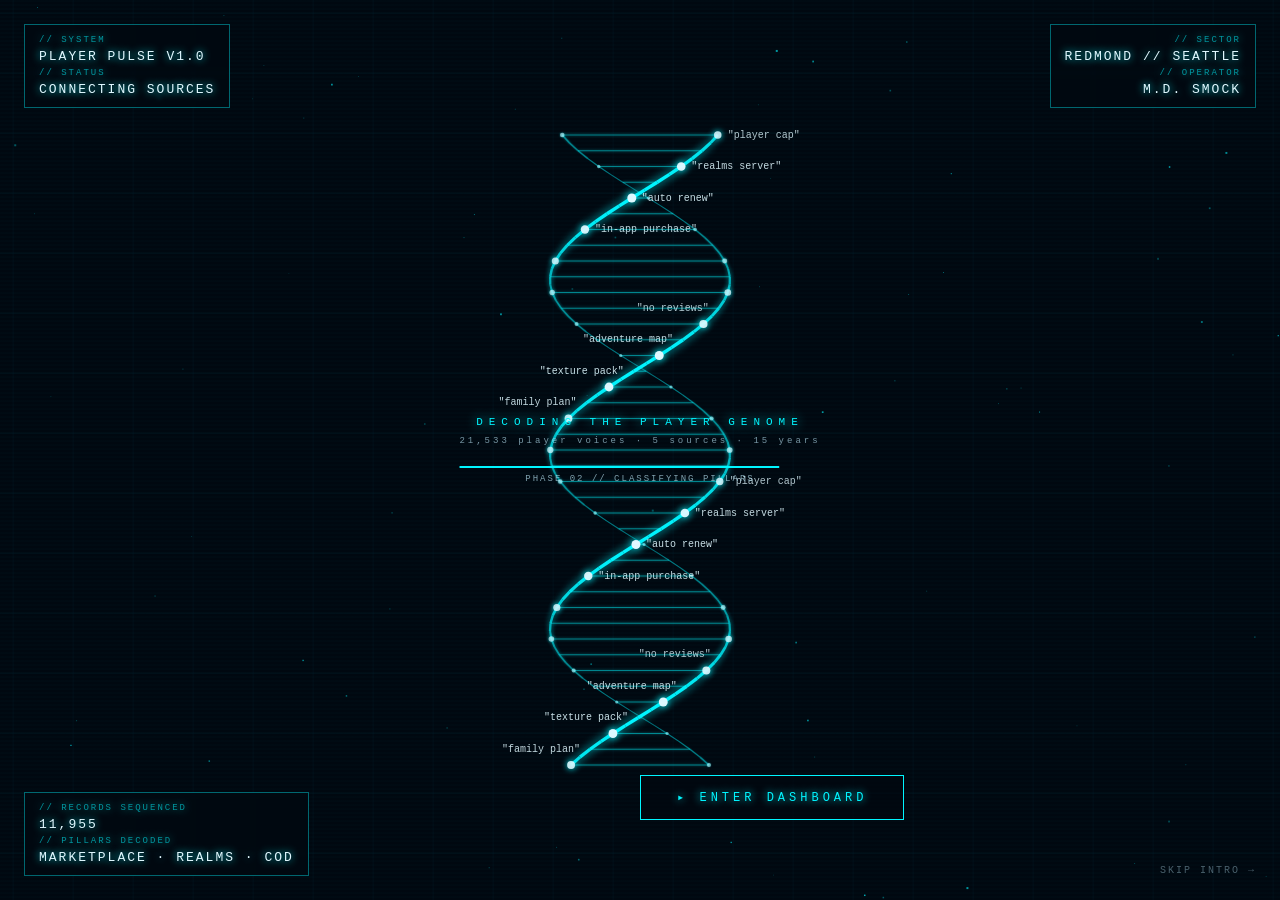
<file: landing-page/intro.html>
<!DOCTYPE html>
<html lang="en">
<head>
    <meta charset="UTF-8">
    <meta name="viewport" content="width=device-width, initial-scale=1.0">
    <title>Initializing Player Pulse — Matthew D. Smock / Lab</title>
    <meta name="description" content="Decoding the Minecraft player genome — initializing dashboard.">
    <style>
        * { margin: 0; padding: 0; box-sizing: border-box; }

        html, body {
            background: #000810;
            color: #b7e4f4;
            font-family: 'Courier New', 'Monaco', monospace;
            height: 100%;
            overflow: hidden;
        }

        #helix-canvas {
            display: block;
            position: fixed;
            top: 0;
            left: 0;
            width: 100vw;
            height: 100vh;
        }

        .hud {
            position: fixed;
            color: #00f5ff;
            text-transform: uppercase;
            font-size: 11px;
            letter-spacing: 2px;
            pointer-events: none;
            text-shadow: 0 0 8px #00f5ff;
            z-index: 10;
        }

        .hud-top-left { top: 24px; left: 24px; }
        .hud-top-right { top: 24px; right: 24px; text-align: right; }
        .hud-bottom-left { bottom: 24px; left: 24px; }
        .hud-bottom-right { bottom: 24px; right: 24px; text-align: right; }

        .hud-box {
            border: 1px solid rgba(0, 245, 255, 0.4);
            padding: 10px 14px;
            background: rgba(0, 8, 16, 0.4);
            backdrop-filter: blur(2px);
        }

        .hud-box div { margin-bottom: 4px; }
        .hud-box div:last-child { margin-bottom: 0; }
        .hud-box .label { opacity: 0.6; font-size: 9px; }
        .hud-box .value { color: #e0f8ff; font-size: 13px; }

        .center-overlay {
            position: fixed;
            top: 50%;
            left: 50%;
            transform: translate(-50%, -50%);
            text-align: center;
            z-index: 20;
            pointer-events: none;
        }

        .title-line {
            font-size: 11px;
            letter-spacing: 6px;
            color: #00f5ff;
            text-transform: uppercase;
            opacity: 0;
            animation: fade-in 1s ease-out 0.3s forwards;
            text-shadow: 0 0 12px #00f5ff;
        }

        .subtitle-line {
            font-size: 9px;
            letter-spacing: 3px;
            color: rgba(183, 228, 244, 0.65);
            margin-top: 8px;
            opacity: 0;
            animation: fade-in 1s ease-out 0.8s forwards;
        }

        .progress-track {
            width: 320px;
            height: 2px;
            background: rgba(0, 245, 255, 0.15);
            margin-top: 20px;
            position: relative;
            overflow: hidden;
        }

        .progress-fill {
            position: absolute;
            top: 0;
            left: 0;
            height: 100%;
            background: #00f5ff;
            box-shadow: 0 0 10px #00f5ff;
            animation: progress 5s ease-out forwards;
        }

        .progress-label {
            font-size: 9px;
            letter-spacing: 2px;
            color: rgba(183, 228, 244, 0.7);
            margin-top: 6px;
            text-transform: uppercase;
        }

        .enter-button {
            position: fixed;
            bottom: 80px;
            left: 50%;
            transform: translateX(-50%);
            padding: 14px 36px;
            background: rgba(0, 8, 16, 0.6);
            border: 1px solid #00f5ff;
            color: #00f5ff;
            font-family: 'Courier New', monospace;
            font-size: 12px;
            letter-spacing: 4px;
            text-transform: uppercase;
            text-decoration: none;
            cursor: pointer;
            opacity: 0;
            animation: fade-in 0.8s ease-out 5.0s forwards;
            transition: background 0.2s, box-shadow 0.2s, color 0.2s;
            text-shadow: 0 0 8px #00f5ff;
            z-index: 30;
        }

        .enter-button:hover {
            background: #00f5ff;
            color: #000810;
            box-shadow: 0 0 20px #00f5ff, 0 0 40px rgba(0, 245, 255, 0.4);
            text-shadow: none;
        }

        .skip-link {
            position: fixed;
            bottom: 24px;
            right: 24px;
            color: rgba(183, 228, 244, 0.4);
            font-size: 10px;
            letter-spacing: 2px;
            text-decoration: none;
            text-transform: uppercase;
            z-index: 30;
            transition: color 0.2s;
        }

        .skip-link:hover { color: #00f5ff; }

        /* Scanline overlay */
        .scanlines {
            position: fixed;
            top: 0;
            left: 0;
            width: 100vw;
            height: 100vh;
            background: repeating-linear-gradient(
                0deg,
                rgba(0, 245, 255, 0) 0px,
                rgba(0, 245, 255, 0) 2px,
                rgba(0, 245, 255, 0.025) 3px,
                rgba(0, 245, 255, 0) 4px
            );
            pointer-events: none;
            z-index: 5;
        }

        @keyframes fade-in {
            from { opacity: 0; transform: translateY(8px); }
            to { opacity: 1; transform: translateY(0); }
        }
        @keyframes progress {
            from { width: 0%; }
            to { width: 100%; }
        }
        @media (max-width: 600px) {
            .progress-track { width: 240px; }
            .hud { font-size: 9px; letter-spacing: 1px; }
        }
    </style>
</head>
<body>
    <canvas id="helix-canvas"></canvas>
    <div class="scanlines"></div>

    <div class="hud hud-top-left">
        <div class="hud-box">
            <div class="label">// SYSTEM</div>
            <div class="value">PLAYER PULSE v1.0</div>
            <div class="label">// STATUS</div>
            <div class="value" id="status">INITIALIZING...</div>
        </div>
    </div>

    <div class="hud hud-top-right">
        <div class="hud-box">
            <div class="label">// SECTOR</div>
            <div class="value">REDMOND // SEATTLE</div>
            <div class="label">// OPERATOR</div>
            <div class="value">M.D. SMOCK</div>
        </div>
    </div>

    <div class="hud hud-bottom-left">
        <div class="hud-box">
            <div class="label">// RECORDS SEQUENCED</div>
            <div class="value" id="rec-count">00000</div>
            <div class="label">// PILLARS DECODED</div>
            <div class="value">MARKETPLACE · REALMS · CoD</div>
        </div>
    </div>

    <div class="center-overlay">
        <div class="title-line">DECODING THE PLAYER GENOME</div>
        <div class="subtitle-line">21,533 player voices · 5 sources · 15 years</div>
        <div class="progress-track">
            <div class="progress-fill"></div>
        </div>
        <div class="progress-label" id="phase">Phase 01 // sequencing sources</div>
    </div>

    <a class="enter-button" href="https://minecraft-player-pulse.streamlit.app">
        ▸ Enter Dashboard
    </a>

    <a class="skip-link" href="https://minecraft-player-pulse.streamlit.app">Skip intro →</a>

    <script>
    // ─── DNA Helix Canvas Animation ─────────────────────────────────────────
    const canvas = document.getElementById('helix-canvas');
    const ctx = canvas.getContext('2d');

    let W = window.innerWidth;
    let H = window.innerHeight;
    canvas.width = W;
    canvas.height = H;

    window.addEventListener('resize', () => {
        W = window.innerWidth;
        H = window.innerHeight;
        canvas.width = W;
        canvas.height = H;
    });

    // Color palette
    const CYAN = '#00f5ff';
    const CYAN_DIM = 'rgba(0, 245, 255, 0.35)';
    const CYAN_FAINT = 'rgba(0, 245, 255, 0.12)';
    const WHITE = '#e0f8ff';
    const BG = '#000810';

    // Snippets along the strands — short fragments that suggest player voice
    // (kept generic; the dashboard itself shows verbatim quotes)
    const STRAND_TEXT = [
        '"player cap"', '"family plan"', '"refund"', '"my kid spent"',
        '"realms server"', '"too expensive"', '"split screen"', '"minecoin"',
        '"auto renew"', '"skin pack"', '"hero pass"', '"no reviews"',
        '"in-app purchase"', '"stolen content"', '"creator program"',
        '"adventure map"', '"branded content"', '"world template"',
        '"friend code"', '"texture pack"', '"cross platform"', '"season pass"',
    ];

    // Background grid
    function drawGrid(t) {
        ctx.strokeStyle = 'rgba(0, 51, 68, 0.4)';
        ctx.lineWidth = 0.5;
        const spacing = 60;
        const offset = (t * 0.3) % spacing;
        for (let x = -spacing + offset; x < W; x += spacing) {
            ctx.beginPath();
            ctx.moveTo(x, 0);
            ctx.lineTo(x, H);
            ctx.stroke();
        }
        for (let y = -spacing + offset; y < H; y += spacing) {
            ctx.beginPath();
            ctx.moveTo(0, y);
            ctx.lineTo(W, y);
            ctx.stroke();
        }
    }

    // Background drifting particles
    const particles = [];
    for (let i = 0; i < 80; i++) {
        particles.push({
            x: Math.random() * W,
            y: Math.random() * H,
            vx: (Math.random() - 0.5) * 0.3,
            vy: (Math.random() - 0.5) * 0.3,
            size: Math.random() * 1.5 + 0.5,
            opacity: Math.random() * 0.5 + 0.2,
        });
    }

    function drawParticles() {
        ctx.fillStyle = CYAN;
        particles.forEach(p => {
            p.x += p.vx;
            p.y += p.vy;
            if (p.x < 0) p.x = W;
            if (p.x > W) p.x = 0;
            if (p.y < 0) p.y = H;
            if (p.y > H) p.y = 0;
            ctx.globalAlpha = p.opacity;
            ctx.fillRect(p.x, p.y, p.size, p.size);
        });
        ctx.globalAlpha = 1;
    }

    // ─── DNA HELIX ──────────────────────────────────────────────────────────
    // Two interleaved sinusoidal strands, rotating around the y-axis to simulate 3D.
    //
    // Math:
    //   For each y-value, two points on the helix:
    //     x_a = centerX + radius * cos(omega * y + t)
    //     x_b = centerX + radius * cos(omega * y + t + PI)   // 180° offset
    //   The "depth" of each point — its z-coordinate — drives:
    //     - point size (perspective scaling)
    //     - opacity (front = bright, back = dim)
    //     - draw order (rungs sort by depth)
    function drawHelix(t) {
        const centerX = W / 2;
        const topY = H * 0.15;
        const bottomY = H * 0.85;
        const helixHeight = bottomY - topY;
        const radius = Math.min(W, H) * 0.10;
        const omega = 0.018;  // vertical frequency
        const steps = 80;
        const stepHeight = helixHeight / steps;
        const rotSpeed = 0.012;

        const strandA = [];
        const strandB = [];

        for (let i = 0; i <= steps; i++) {
            const y = topY + i * stepHeight;
            const phase = i * stepHeight * omega + t * rotSpeed;

            const cosA = Math.cos(phase);
            const sinA = Math.sin(phase);
            const xA = centerX + radius * cosA;
            const zA = sinA;  // -1 (back) to 1 (front)

            const cosB = Math.cos(phase + Math.PI);
            const sinB = Math.sin(phase + Math.PI);
            const xB = centerX + radius * cosB;
            const zB = sinB;

            strandA.push({ x: xA, y, z: zA, phase, i });
            strandB.push({ x: xB, y, z: zB, phase, i });
        }

        // Draw rungs (connecting bars between strands) — sorted back-to-front
        const rungs = [];
        for (let i = 0; i < strandA.length; i += 2) {
            const a = strandA[i];
            const b = strandB[i];
            const avgZ = (a.z + b.z) / 2;
            rungs.push({ a, b, avgZ, i });
        }
        rungs.sort((p, q) => p.avgZ - q.avgZ);

        rungs.forEach(({ a, b, avgZ, i }) => {
            const depth = (avgZ + 1) / 2;  // 0 (back) to 1 (front)
            const alpha = 0.15 + depth * 0.6;
            ctx.strokeStyle = `rgba(0, 245, 255, ${alpha})`;
            ctx.lineWidth = 0.6 + depth * 1.2;
            ctx.shadowColor = CYAN;
            ctx.shadowBlur = depth * 6;
            ctx.beginPath();
            ctx.moveTo(a.x, a.y);
            ctx.lineTo(b.x, b.y);
            ctx.stroke();
        });
        ctx.shadowBlur = 0;

        // Draw strands as polylines with depth-varying weight
        function drawStrand(points, baseColor) {
            for (let i = 1; i < points.length; i++) {
                const p0 = points[i - 1];
                const p1 = points[i];
                const depth = ((p0.z + p1.z) / 2 + 1) / 2;
                const alpha = 0.25 + depth * 0.75;
                ctx.strokeStyle = baseColor.replace('ALPHA', alpha.toFixed(2));
                ctx.lineWidth = 1 + depth * 2.5;
                ctx.shadowColor = CYAN;
                ctx.shadowBlur = depth * 10;
                ctx.beginPath();
                ctx.moveTo(p0.x, p0.y);
                ctx.lineTo(p1.x, p1.y);
                ctx.stroke();
            }
            ctx.shadowBlur = 0;
        }

        drawStrand(strandA, 'rgba(0, 245, 255, ALPHA)');
        drawStrand(strandB, 'rgba(0, 245, 255, ALPHA)');

        // Draw nodes on each strand
        function drawNodes(points) {
            points.forEach((p, idx) => {
                if (idx % 4 !== 0) return;  // every 4th node
                const depth = (p.z + 1) / 2;
                const alpha = 0.4 + depth * 0.6;
                const size = 1.5 + depth * 3;
                ctx.fillStyle = `rgba(224, 248, 255, ${alpha})`;
                ctx.shadowColor = CYAN;
                ctx.shadowBlur = depth * 8;
                ctx.beginPath();
                ctx.arc(p.x, p.y, size, 0, Math.PI * 2);
                ctx.fill();
            });
            ctx.shadowBlur = 0;
        }

        drawNodes(strandA);
        drawNodes(strandB);

        // Render text labels along the strands — only on the FRONT side of the helix
        // so they don't get crammed together on the back
        ctx.font = '10px "Courier New", monospace';
        ctx.textBaseline = 'middle';
        for (let i = 0; i < strandA.length; i += 4) {
            const p = strandA[i];
            if (p.z > 0.4) {  // only when this node is forward-facing
                const idx = ((i + Math.floor(t * 0.02)) % STRAND_TEXT.length + STRAND_TEXT.length) % STRAND_TEXT.length;
                const label = STRAND_TEXT[idx];
                const depth = (p.z + 1) / 2;
                ctx.fillStyle = `rgba(224, 248, 255, ${0.5 + depth * 0.4})`;
                ctx.textAlign = 'left';
                ctx.fillText(label, p.x + 10, p.y);
            }
        }
        for (let i = 2; i < strandB.length; i += 4) {
            const p = strandB[i];
            if (p.z > 0.4) {
                const idx = ((i + 11 + Math.floor(t * 0.02)) % STRAND_TEXT.length + STRAND_TEXT.length) % STRAND_TEXT.length;
                const label = STRAND_TEXT[idx];
                const depth = (p.z + 1) / 2;
                ctx.fillStyle = `rgba(224, 248, 255, ${0.5 + depth * 0.4})`;
                ctx.textAlign = 'right';
                ctx.fillText(label, p.x - 10, p.y);
            }
        }
    }

    // ─── HUD COUNTERS ────────────────────────────────────────────────────────
    const TARGET_RECORDS = 21533;
    const counterEl = document.getElementById('rec-count');
    const statusEl = document.getElementById('status');
    const phaseEl = document.getElementById('phase');
    const phases = [
        'Phase 01 // sequencing sources',
        'Phase 02 // classifying pillars',
        'Phase 03 // scoring sentiment',
        'Phase 04 // ranking experiments',
        'Phase 05 // ready',
    ];
    let counterStart = null;
    const COUNTER_DURATION = 5000;
    function tickCounter(ts) {
        if (counterStart === null) counterStart = ts;
        const elapsed = ts - counterStart;
        const progress = Math.min(elapsed / COUNTER_DURATION, 1);
        const eased = 1 - Math.pow(1 - progress, 3);
        const value = Math.floor(eased * TARGET_RECORDS);
        counterEl.textContent = value.toLocaleString().padStart(6, '0');

        const phaseIdx = Math.min(Math.floor(progress * 5), 4);
        phaseEl.textContent = phases[phaseIdx];

        if (progress < 0.2) statusEl.textContent = 'INITIALIZING...';
        else if (progress < 0.5) statusEl.textContent = 'CONNECTING SOURCES';
        else if (progress < 0.85) statusEl.textContent = 'PARSING SIGNAL';
        else if (progress < 1) statusEl.textContent = 'READY';
        else statusEl.textContent = 'OPERATIONAL';
    }

    // ─── MAIN LOOP ─────────────────────────────────────────────────────────
    let t = 0;
    function frame(ts) {
        ctx.fillStyle = BG;
        ctx.fillRect(0, 0, W, H);
        drawGrid(t);
        drawParticles();
        drawHelix(t);
        tickCounter(ts);
        t++;
        requestAnimationFrame(frame);
    }
    requestAnimationFrame(frame);
    </script>
</body>
</html>
</file>
<file: landing-page/style.css>
/* ============================================
   Base — typography and color system
   ============================================ */

:root {
    --bg: #fafaf7;
    --bg-dark: #1a1a1a;
    --text: #1a1a1a;
    --text-muted: #5a5a55;
    --text-light: #f5f5f0;
    --text-light-muted: #a8a8a0;
    --accent: #c44528;
    --accent-soft: #e8b8a8;
    --border: rgba(0, 0, 0, 0.1);
    --border-dark: rgba(255, 255, 255, 0.1);
    --max-width: 1100px;
    --serif: 'Iowan Old Style', 'Palatino Linotype', Palatino, Georgia, serif;
    --sans: -apple-system, BlinkMacSystemFont, 'Segoe UI', 'Helvetica Neue', Arial, sans-serif;
}

* {
    box-sizing: border-box;
    margin: 0;
    padding: 0;
}

html {
    scroll-behavior: smooth;
}

body {
    font-family: var(--sans);
    background: var(--bg);
    color: var(--text);
    line-height: 1.6;
    font-size: 17px;
    -webkit-font-smoothing: antialiased;
    -moz-osx-font-smoothing: grayscale;
}

/* ============================================
   Header / nav
   ============================================ */

header {
    border-bottom: 1px solid var(--border);
    background: var(--bg);
    position: sticky;
    top: 0;
    z-index: 10;
    backdrop-filter: blur(8px);
    background: rgba(250, 250, 247, 0.9);
}

nav {
    max-width: var(--max-width);
    margin: 0 auto;
    padding: 1.25rem 2rem;
    display: flex;
    justify-content: space-between;
    align-items: center;
}

.brand {
    font-family: var(--sans);
    font-weight: 600;
    font-size: 0.85rem;
    letter-spacing: 0.15em;
}

.nav-links a {
    margin-left: 2rem;
    color: var(--text-muted);
    text-decoration: none;
    font-size: 0.95rem;
    transition: color 0.2s;
}

.nav-links a:hover {
    color: var(--accent);
}

/* ============================================
   Hero
   ============================================ */

.hero {
    max-width: var(--max-width);
    margin: 0 auto;
    padding: 8rem 2rem 6rem;
}

.hero h1 {
    font-family: var(--serif);
    font-size: clamp(2.5rem, 5vw, 4rem);
    line-height: 1.1;
    letter-spacing: -0.02em;
    margin-bottom: 1.5rem;
    max-width: 800px;
}

.hero .lede {
    font-size: 1.2rem;
    color: var(--text-muted);
    max-width: 640px;
    margin-bottom: 2.5rem;
}

.hero-cta {
    display: flex;
    gap: 1rem;
    flex-wrap: wrap;
}

/* ============================================
   Hero — Tron-flavored variant
   Tron canvas occupies the hero background, content overlays on top.
   The hero section becomes full-viewport tall so the animation has room.
   ============================================ */

.hero-tron {
    position: relative;
    max-width: none;
    width: 100%;
    margin: 0;
    padding: 0;
    min-height: 90vh;
    overflow: hidden;
    background: #000810;
    isolation: isolate;
}

.hero-tron #tron-canvas {
    position: absolute;
    inset: 0;
    width: 100%;
    height: 100%;
    z-index: 1;
    pointer-events: none;
}

.hero-tron .hero-content {
    position: relative;
    z-index: 3;
    max-width: var(--max-width);
    margin: 0 auto;
    padding: 9rem 2rem 8rem;
    color: var(--text-light);
}

.hero-tron .hero-content h1 {
    color: var(--text-light);
    text-shadow: 0 2px 24px rgba(0, 8, 16, 0.9), 0 0 60px rgba(0, 245, 255, 0.15);
}

.hero-tron .hero-content .lede {
    color: rgba(245, 245, 240, 0.85);
    text-shadow: 0 2px 12px rgba(0, 8, 16, 0.9);
}

.hero-tron .hero-content .eyebrow {
    color: #00f5ff;
    text-shadow: 0 0 12px rgba(0, 245, 255, 0.6);
}

/* Vignette gradient to ensure foreground content is always legible */
.hero-tron::before {
    content: '';
    position: absolute;
    inset: 0;
    z-index: 2;
    pointer-events: none;
    background:
        radial-gradient(ellipse at 30% 40%, rgba(0, 8, 16, 0.55) 0%, transparent 60%),
        linear-gradient(180deg, rgba(0, 8, 16, 0.2) 0%, rgba(0, 8, 16, 0) 30%, rgba(0, 8, 16, 0) 70%, rgba(0, 8, 16, 0.4) 100%);
}

/* HUD overlay in hero corners */
.hero-tron-hud {
    position: absolute;
    inset: 0;
    z-index: 3;
    pointer-events: none;
    font-family: 'Courier New', 'Monaco', monospace;
    color: #00f5ff;
}

.hero-tron-hud .hud-block {
    position: absolute;
    padding: 8px 12px;
    background: rgba(0, 8, 16, 0.5);
    border: 1px solid rgba(0, 245, 255, 0.35);
    backdrop-filter: blur(2px);
    text-transform: uppercase;
}

.hero-tron-hud .hud-top-left    { top: 24px;    left: 24px; }
.hero-tron-hud .hud-top-right   { top: 24px;    right: 24px; }
.hero-tron-hud .hud-bottom-left { bottom: 24px; left: 24px; }

.hero-tron-hud .hud-label {
    font-size: 9px;
    letter-spacing: 2px;
    opacity: 0.6;
}

.hero-tron-hud .hud-value {
    font-size: 12px;
    letter-spacing: 2px;
    color: #e0f8ff;
    text-shadow: 0 0 6px #00f5ff;
    margin-top: 2px;
}

.hero-tron .btn-primary {
    background: #00f5ff;
    color: #000810;
    border-color: #00f5ff;
    box-shadow: 0 0 20px rgba(0, 245, 255, 0.4);
}

.hero-tron .btn-primary:hover {
    background: #5cfcff;
    border-color: #5cfcff;
    box-shadow: 0 0 30px rgba(0, 245, 255, 0.6);
}

.hero-tron .btn-secondary {
    background: rgba(0, 8, 16, 0.5);
    color: #e0f8ff;
    border-color: rgba(0, 245, 255, 0.5);
    backdrop-filter: blur(2px);
}

.hero-tron .btn-secondary:hover {
    background: rgba(0, 245, 255, 0.15);
    border-color: #00f5ff;
    color: #00f5ff;
}

@media (max-width: 700px) {
    .hero-tron .hero-content {
        padding: 7rem 1.5rem 6rem;
    }
    .hero-tron-hud .hud-block {
        padding: 6px 8px;
    }
    .hero-tron-hud .hud-label { font-size: 8px; letter-spacing: 1px; }
    .hero-tron-hud .hud-value { font-size: 10px; letter-spacing: 1px; }
}

/* ============================================
   Eyebrow label
   ============================================ */

.eyebrow {
    font-size: 0.75rem;
    text-transform: uppercase;
    letter-spacing: 0.15em;
    color: var(--accent);
    font-weight: 600;
    margin-bottom: 1rem;
}

/* ============================================
   Buttons
   ============================================ */

.btn {
    display: inline-block;
    padding: 0.85rem 1.75rem;
    border-radius: 6px;
    text-decoration: none;
    font-weight: 500;
    font-size: 0.95rem;
    transition: transform 0.15s, box-shadow 0.15s;
    border: 1px solid transparent;
}

.btn-primary {
    background: var(--accent);
    color: white;
}

.btn-primary:hover {
    transform: translateY(-1px);
    box-shadow: 0 4px 12px rgba(196, 69, 40, 0.25);
}

.btn-secondary {
    background: transparent;
    color: var(--text);
    border-color: var(--border);
}

.btn-secondary:hover {
    border-color: var(--text);
    transform: translateY(-1px);
}

/* ============================================
   Section blocks
   ============================================ */

.section {
    max-width: var(--max-width);
    margin: 0 auto;
    padding: 5rem 2rem;
    border-top: 1px solid var(--border);
}

.section h2 {
    font-family: var(--serif);
    font-size: clamp(2rem, 3.5vw, 2.75rem);
    line-height: 1.15;
    letter-spacing: -0.01em;
    margin-bottom: 1.5rem;
    max-width: 720px;
}

.section p {
    color: var(--text-muted);
    font-size: 1.1rem;
    max-width: 680px;
    margin-bottom: 1.25rem;
}

.section-dark {
    background: var(--bg-dark);
    color: var(--text-light);
    max-width: none;
    border-top: none;
    padding: 5rem 2rem;
}

.section-dark .section-inner,
.section-dark > * {
    max-width: var(--max-width);
    margin-left: auto;
    margin-right: auto;
}

.section-dark p {
    color: var(--text-light-muted);
}

.section-dark .eyebrow {
    color: var(--accent-soft);
}

/* ============================================
   Card grid
   ============================================ */

.card-grid {
    display: grid;
    grid-template-columns: repeat(auto-fit, minmax(280px, 1fr));
    gap: 1.5rem;
    margin-top: 3rem;
}

.card {
    display: block;
    padding: 2rem;
    background: white;
    border: 1px solid var(--border);
    border-radius: 8px;
    text-decoration: none;
    color: var(--text);
    transition: transform 0.2s, box-shadow 0.2s, border-color 0.2s;
}

.card:hover {
    transform: translateY(-3px);
    box-shadow: 0 12px 28px rgba(0, 0, 0, 0.08);
    border-color: var(--accent);
}

.card-tag {
    font-size: 0.7rem;
    text-transform: uppercase;
    letter-spacing: 0.12em;
    color: var(--text-muted);
    margin-bottom: 1rem;
}

.card h3 {
    font-family: var(--serif);
    font-size: 1.4rem;
    margin-bottom: 0.75rem;
    color: var(--text);
}

.card p {
    font-size: 0.95rem;
    color: var(--text-muted);
    margin: 0;
}

/* ============================================
   Contact
   ============================================ */

.contact-links {
    display: flex;
    gap: 1rem;
    flex-wrap: wrap;
    margin-top: 2rem;
}

/* ============================================
   Footer
   ============================================ */

footer {
    max-width: var(--max-width);
    margin: 0 auto;
    padding: 3rem 2rem;
    border-top: 1px solid var(--border);
    color: var(--text-muted);
    font-size: 0.9rem;
}

/* ============================================
   Responsive
   ============================================ */

@media (max-width: 640px) {
    .nav-links a {
        margin-left: 1rem;
        font-size: 0.85rem;
    }
    .hero {
        padding: 4rem 1.5rem 3rem;
    }
    .section {
        padding: 3rem 1.5rem;
    }
}
</file>
